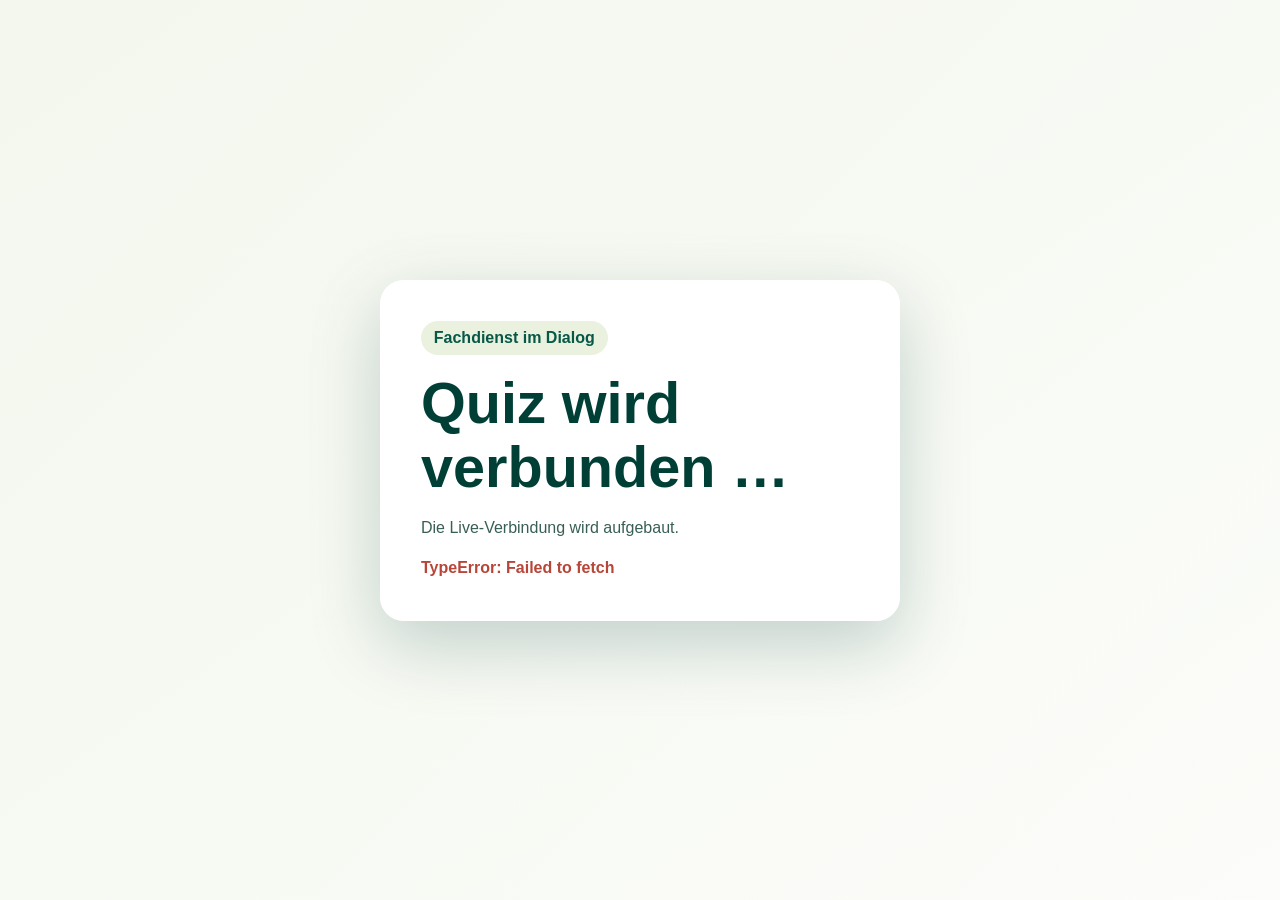
<file: index.html>
<!doctype html>
<html lang="de">
<head>
  <meta charset="utf-8">
  <meta name="viewport" content="width=device-width,initial-scale=1">
  <title>Fachdienst im Dialog – Mitspielen</title>
  <link rel="stylesheet" href="css/style.css">
</head>
<body class="app-page">
  <main class="mobile-screen" id="screen">
    <section class="app-card">
      <div id="loadingView">
        <span class="app-status">Fachdienst im Dialog</span>
        <h1>Quiz wird verbunden …</h1>
        <p>Die Live-Verbindung wird aufgebaut.</p>
      </div>

      <div id="joinView" class="hidden">
        <span class="app-status">Fachdienst im Dialog · 02.09.2026</span>
        <h1>Wie gut kenne ich meinen Fachdienst?</h1>
        <p id="joinHint">Gib einen Namen oder Spitznamen ein und spiele mit.</p>
        <input id="playerName" maxlength="24" autocomplete="nickname" placeholder="Name oder Spitzname">
        <button id="joinButton" type="button">Am Quiz teilnehmen</button>
      </div>

      <div id="waitingView" class="hidden">
        <span class="app-status" id="waitingStatus">Du bist dabei</span>
        <h2 id="waitingTitle">Bitte auf die nächste Frage warten.</h2>
        <p id="welcomeText"></p>
      </div>

      <div id="questionView" class="hidden">
        <span class="app-status" id="questionNumber"></span>
        <h2 id="questionText"></h2>
        <p class="question-hint" id="questionHint">Deine Schätzung:</p>
        <input id="guessInput" type="number" step="1" inputmode="numeric" placeholder="Deine Schätzung">
        <button id="submitGuess" type="button">Schätzung abgeben</button>
      </div>

      <div id="submittedView" class="hidden">
        <span class="app-status">Antwort gespeichert</span>
        <h2>Danke!</h2>
        <p>Bitte blicke wieder auf die Präsentationsfläche.</p>
      </div>

      <div id="solutionView" class="hidden">
        <span class="app-status">Auflösung</span>
        <p class="mobile-solution-label">Die richtige Antwort lautet</p>
        <h2 class="mobile-solution" id="mobileSolution"></h2>
        <p id="mobileExplanation"></p>
      </div>

      <div id="rankingView" class="hidden">
        <span class="app-status">Finale Rangliste</span>
        <h2>Das Ergebnis steht fest!</h2>
        <p class="own-rank" id="ownRank"></p>
        <ol class="mobile-ranking" id="mobileRanking"></ol>
      </div>

      <p class="app-message" id="appMessage" role="alert" aria-live="polite"></p>
    </section>
  </main>

  <script src="lib/xlsx.full.min.js"></script>
  <script src="lib/supabase.js"></script>
  <script src="js/config.js"></script>
  <script src="js/app.js"></script>
  <script src="js/live.js"></script>
  <script>
    (function () {
      "use strict";

      const SESSION_KEY = "fdQuizParticipant";
      const ANSWERED_KEY = "fdQuizAnsweredQuestions";
      const viewIds = ["loadingView", "joinView", "waitingView", "questionView", "submittedView", "solutionView", "rankingView"];
      const screen = document.getElementById("screen");
      const message = document.getElementById("appMessage");
      const joinButton = document.getElementById("joinButton");
      const submitButton = document.getElementById("submitGuess");
      let participant = null;
      let state = null;
      let renderedQuestion = null;
      let rankingLoaded = false;
      let rankingLoading = false;

      function show(id) {
        viewIds.forEach(view => document.getElementById(view).classList.toggle("hidden", view !== id));
      }

      function setMessage(value, isError = false) {
        message.textContent = value || "";
        message.classList.toggle("error", isError && Boolean(value));
      }

      function readJson(key, fallback) {
        try { return JSON.parse(localStorage.getItem(key)) || fallback; }
        catch (_) { return fallback; }
      }

      function answeredQuestions() {
        return readJson(ANSWERED_KEY, []);
      }

      function markAnswered(number) {
        const values = new Set(answeredQuestions());
        values.add(Number(number));
        localStorage.setItem(ANSWERED_KEY, JSON.stringify([...values]));
      }

      function hasAnswered(number) {
        return answeredQuestions().includes(Number(number));
      }

      function saveParticipant(value) {
        participant = value;
        localStorage.setItem(SESSION_KEY, JSON.stringify(value));
      }

      function clearParticipant() {
        participant = null;
        localStorage.removeItem(SESSION_KEY);
        localStorage.removeItem(ANSWERED_KEY);
      }

      function setWaiting(status, title, text) {
        document.getElementById("waitingStatus").textContent = status;
        document.getElementById("waitingTitle").textContent = title;
        document.getElementById("welcomeText").textContent = text || "";
        show("waitingView");
      }

      function renderQuestion(currentState, accepting) {
        const number = Number(currentState.current_question);
        if (renderedQuestion !== number) {
          renderedQuestion = number;
          document.getElementById("guessInput").value = "";
        }
        QuizUtils.setBackground(screen, currentState.background);
        document.getElementById("questionNumber").textContent = `Frage ${number} von ${currentState.question_count}`;
        document.getElementById("questionText").textContent = currentState.question_text || "Die nächste Frage wird vorbereitet.";
        document.getElementById("questionHint").textContent = accepting
          ? "Deine Schätzung:"
          : "Die Antwortzeit startet gleich.";
        document.getElementById("guessInput").disabled = !accepting;
        submitButton.disabled = !accepting;
        show("questionView");
      }

      async function renderRanking() {
        show("rankingView");
        if (rankingLoaded || rankingLoading) return;
        rankingLoading = true;
        try {
          const rows = await QuizLive.getRanking();
          const list = document.getElementById("mobileRanking");
          list.replaceChildren();
          rows.slice(0, 10).forEach(row => {
            const item = document.createElement("li");
            const name = document.createElement("span");
            const points = document.createElement("strong");
            name.textContent = `${row.place}. ${row.nickname}`;
            points.textContent = `${QuizUtils.formatNumber(row.total_points)} Punkte`;
            item.append(name, points);
            list.appendChild(item);
          });
          const own = participant ? rows.find(row => row.nickname === participant.nickname) : null;
          document.getElementById("ownRank").textContent = own
            ? `Dein Platz: ${own.place} · ${QuizUtils.formatNumber(own.total_points)} Punkte`
            : "Die besten zehn Platzierungen:";
          rankingLoaded = true;
        } catch (error) {
          setMessage(QuizUtils.errorMessage(error), true);
        } finally {
          rankingLoading = false;
        }
      }

      function render(currentState) {
        state = currentState;
        setMessage("");

        if (currentState.status === "ranking") {
          renderRanking();
          return;
        }

        if (!participant) {
          document.getElementById("joinButton").disabled = currentState.status === "setup";
          document.getElementById("joinHint").textContent = currentState.status === "setup"
            ? "Die Moderation bereitet das Quiz gerade vor. Gleich geht es los."
            : "Gib einen Namen oder Spitznamen ein und spiele mit.";
          show("joinView");
          return;
        }

        const name = participant.nickname;
        if (currentState.status === "setup") {
          setWaiting("Quiz wird vorbereitet", "Gleich geht es los.", `${name}, du wirst automatisch verbunden.`);
        } else if (currentState.status === "lobby") {
          setWaiting("Du bist dabei", "Bitte auf die erste Frage warten.", `Willkommen, ${name}!`);
        } else if (currentState.status === "question") {
          renderQuestion(currentState, false);
        } else if (currentState.status === "accepting") {
          const deadline = currentState.answer_deadline ? Date.parse(currentState.answer_deadline) : 0;
          if (hasAnswered(currentState.current_question)) {
            show("submittedView");
          } else if (deadline && Date.now() > deadline + 1500) {
            setWaiting("Zeit abgelaufen", "Diese Runde ist geschlossen.", "Bitte blicke wieder auf die Präsentationsfläche.");
          } else {
            renderQuestion(currentState, true);
          }
        } else if (currentState.status === "closed") {
          if (hasAnswered(currentState.current_question)) show("submittedView");
          else setWaiting("Antworten geschlossen", "Zeit für die Auflösung.", "Bitte blicke auf die Präsentationsfläche.");
        } else if (currentState.status === "solution") {
          document.getElementById("mobileSolution").textContent = `${QuizUtils.formatNumber(currentState.correct_answer)} ${currentState.unit || ""}`.trim();
          document.getElementById("mobileExplanation").textContent = currentState.explanation || "";
          show("solutionView");
        }
      }

      joinButton.addEventListener("click", async () => {
        const nickname = document.getElementById("playerName").value.trim();
        if (!nickname) return setMessage("Bitte gib einen Namen oder Spitznamen ein.", true);
        joinButton.disabled = true;
        setMessage("Teilnahme wird eingerichtet …");
        try {
          const rows = await QuizLive.join(nickname);
          if (!rows || !rows.length) throw new Error("Die Teilnahme konnte nicht angelegt werden.");
          const row = rows[0];
          saveParticipant({ id: row.participant_id, accessToken: row.access_token, nickname: row.nickname });
          setMessage("");
          render(state);
        } catch (error) {
          setMessage(QuizUtils.errorMessage(error), true);
        } finally {
          joinButton.disabled = state && state.status === "setup";
        }
      });

      document.getElementById("playerName").addEventListener("keydown", event => {
        if (event.key === "Enter") joinButton.click();
      });

      submitButton.addEventListener("click", async () => {
        const input = document.getElementById("guessInput");
        if (input.value === "" || !Number.isInteger(Number(input.value))) {
          return setMessage("Bitte gib eine ganze Zahl ein.", true);
        }
        submitButton.disabled = true;
        setMessage("Antwort wird gespeichert …");
        try {
          await QuizLive.submit(participant.id, participant.accessToken, Number(input.value));
          markAnswered(state.current_question);
          setMessage("");
          show("submittedView");
        } catch (error) {
          const text = QuizUtils.errorMessage(error);
          if (text.includes("bereits eine Antwort")) {
            markAnswered(state.current_question);
            setMessage("");
            show("submittedView");
          } else {
            setMessage(text, true);
            submitButton.disabled = false;
          }
        }
      });

      async function restoreParticipant() {
        const saved = readJson(SESSION_KEY, null);
        if (!saved || !saved.accessToken) return;
        try {
          const rows = await QuizLive.resume(saved.accessToken);
          if (rows && rows.length) {
            participant = { id: rows[0].participant_id, accessToken: saved.accessToken, nickname: rows[0].nickname };
            localStorage.setItem(SESSION_KEY, JSON.stringify(participant));
          } else {
            clearParticipant();
          }
        } catch (_) {
          clearParticipant();
        }
      }

      async function initialize() {
        try {
          await restoreParticipant();
          QuizLive.subscribeState(render, error => setMessage(QuizUtils.errorMessage(error), true));
        } catch (error) {
          QuizUtils.showLoadError(error, screen);
        }
      }

      initialize();
    })();
  </script>
</body>
</html>
</file>
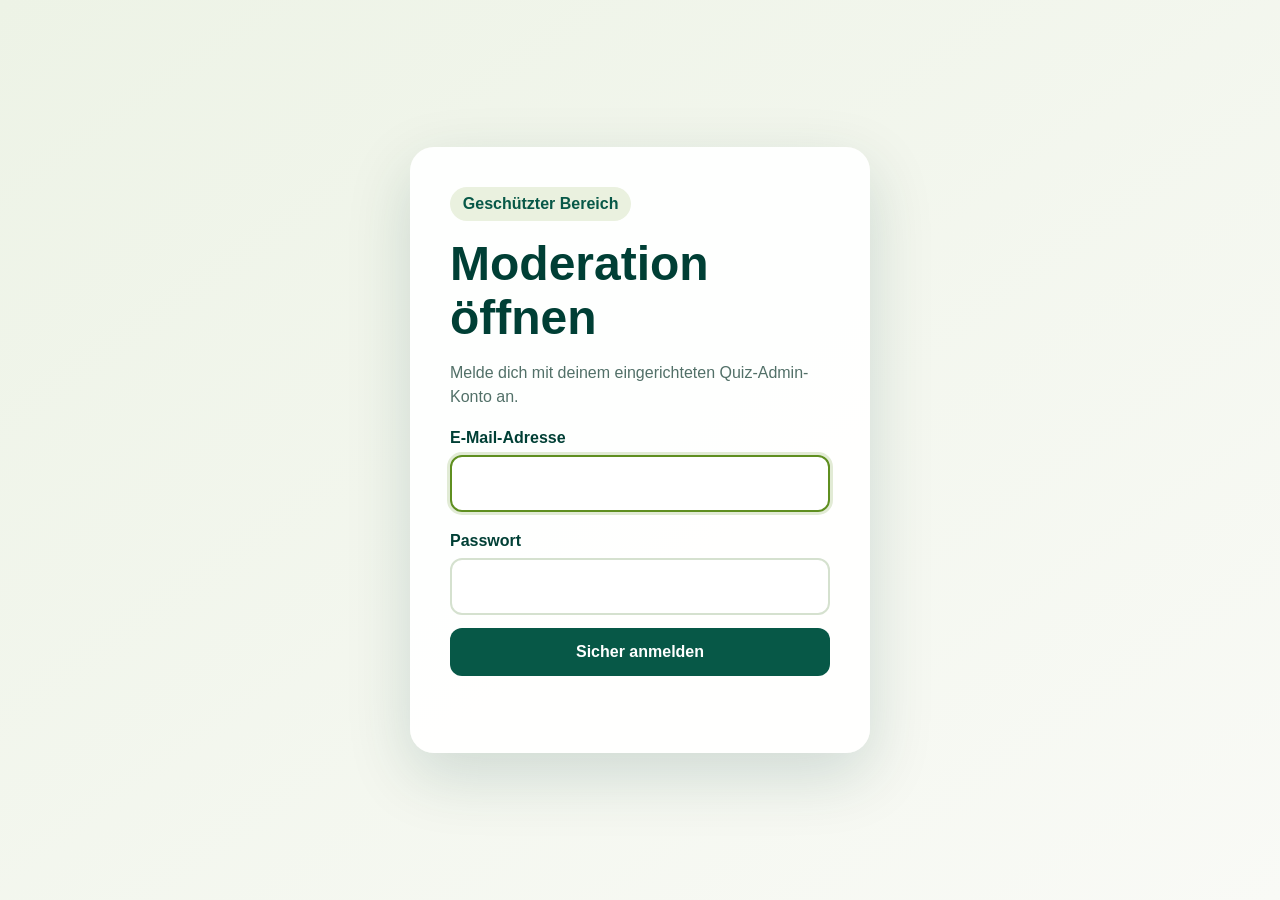
<file: admin.html>
<!doctype html>
<html lang="de">
<head>
  <meta charset="utf-8">
  <meta name="viewport" content="width=device-width,initial-scale=1">
  <title>Fachdienst im Dialog – Moderation</title>
  <link rel="stylesheet" href="css/style.css">
</head>
<body class="admin-page admin-locked">
  <main class="admin-gate" id="adminGate">
    <section class="admin-login-card" aria-labelledby="adminLoginTitle">
      <span class="app-status">Geschützter Bereich</span>
      <h1 id="adminLoginTitle">Moderation öffnen</h1>
      <p>Melde dich mit deinem eingerichteten Quiz-Admin-Konto an.</p>
      <form id="adminLoginForm">
        <label for="adminEmail">E-Mail-Adresse</label>
        <input id="adminEmail" type="email" autocomplete="username" required>
        <label for="adminPassword">Passwort</label>
        <input id="adminPassword" type="password" autocomplete="current-password" required>
        <button id="adminLoginButton" type="submit">Sicher anmelden</button>
      </form>
      <p class="admin-login-message" id="adminLoginMessage" role="alert" aria-live="polite"></p>
    </section>
  </main>

  <main class="admin-shell" id="adminShell" hidden>
    <section class="admin-card">
      <div class="admin-heading">
        <div>
          <span class="app-status">Moderationsansicht</span>
          <h1>Fachdienst Live-Quiz</h1>
        </div>
        <div class="admin-heading-actions">
          <span class="admin-account" id="adminAccount"></span>
          <span class="excel-status loading" id="excelStatus">Excel wird geprüft …</span>
          <button class="admin-logout" id="adminLogout" type="button">Abmelden</button>
        </div>
      </div>

      <div class="admin-metrics">
        <div><span>Teilnehmende</span><strong id="players">0</strong></div>
        <div><span>Antworten aktuelle Frage</span><strong id="answers">0</strong></div>
      </div>

      <div class="current-question">
        <small id="adminMeta">Live-Verbindung wird aufgebaut …</small>
        <h2 id="adminQuestion">Quizstatus wird geladen …</h2>
      </div>

      <div class="admin-actions">
        <button id="startQuiz">Quiz freigeben</button>
        <button id="showQuestion">Erste Frage anzeigen</button>
        <button id="startTimer" class="accent">Countdown starten</button>
        <button id="closeAnswers">Antworten schließen</button>
        <button id="showSolution">Auflösung anzeigen</button>
        <button id="nextQuestion">Nächste Frage</button>
        <button id="showRanking">Finale Rangliste</button>
        <button id="resetQuiz" class="secondary">Quiz zurücksetzen</button>
      </div>

      <p class="admin-note" id="adminNote" role="status" aria-live="polite">Nach der Anmeldung wird der aktuelle Live-Stand geladen.</p>
    </section>
  </main>

  <script src="lib/xlsx.full.min.js"></script>
  <script src="lib/supabase.js"></script>
  <script src="js/config.js"></script>
  <script src="js/app.js"></script>
  <script src="js/live.js"></script>
  <script>
    (function () {
      "use strict";

      const actionMap = {
        showQuestion: "show_question",
        startTimer: "start_timer",
        closeAnswers: "close_answers",
        showSolution: "show_solution",
        nextQuestion: "next_question",
        showRanking: "show_ranking"
      };
      const buttons = Object.fromEntries(
        ["startQuiz", "showQuestion", "startTimer", "closeAnswers", "showSolution", "nextQuestion", "showRanking", "resetQuiz"]
          .map(id => [id, document.getElementById(id)])
      );
      let questionsReady = false;
      let initialized = false;
      let state = null;
      let unsubscribe = null;
      let autoCloseId = null;

      function note(value, isError = false) {
        const element = document.getElementById("adminNote");
        element.textContent = value;
        element.classList.toggle("error", isError);
      }

      function setBusy(busy) {
        Object.values(buttons).forEach(button => button.disabled = busy || button.disabled);
        document.body.classList.toggle("admin-busy", busy);
      }

      function render(currentState) {
        state = currentState;
        document.getElementById("players").textContent = currentState.player_count || 0;
        document.getElementById("answers").textContent = currentState.answer_count || 0;

        const hasQuestion = Number(currentState.question_count) > 0;
        const meta = hasQuestion
          ? `Frage ${currentState.current_question} von ${currentState.question_count} · Status: ${currentState.status}`
          : "Noch keine Fragen an Supabase übertragen";
        document.getElementById("adminMeta").textContent = meta;
        document.getElementById("adminQuestion").textContent = currentState.question_text
          || (currentState.status === "lobby" ? "Teilnehmende können jetzt beitreten." : "Quiz ist bereit zur Einrichtung.");

        buttons.startQuiz.disabled = !questionsReady || currentState.status !== "setup";
        buttons.showQuestion.disabled = currentState.status !== "lobby";
        buttons.startTimer.disabled = currentState.status !== "question";
        buttons.closeAnswers.disabled = currentState.status !== "accepting";
        buttons.showSolution.disabled = currentState.status !== "closed";
        buttons.nextQuestion.disabled = currentState.status !== "solution" || currentState.current_question >= currentState.question_count;
        buttons.showRanking.disabled = currentState.status !== "solution" || currentState.current_question < currentState.question_count;
        buttons.resetQuiz.disabled = currentState.status === "setup" && Number(currentState.player_count) === 0;

        if (autoCloseId) window.clearTimeout(autoCloseId);
        autoCloseId = null;
        if (currentState.status === "accepting" && currentState.answer_deadline) {
          const delay = Math.max(0, Date.parse(currentState.answer_deadline) - Date.now() + 350);
          autoCloseId = window.setTimeout(async () => {
            try { await QuizLive.adminAction("close_answers"); }
            catch (error) { note(QuizUtils.errorMessage(error), true); }
          }, delay);
        }
      }

      async function runAction(action, successText) {
        if (!state) return;
        setBusy(true);
        note("Aktion wird übertragen …");
        try {
          await QuizLive.adminAction(action);
          render(await QuizLive.getState());
          note(successText);
        } catch (error) {
          note(QuizUtils.errorMessage(error), true);
        } finally {
          setBusy(false);
          if (state) render(state);
        }
      }

      buttons.startQuiz.addEventListener("click", async () => {
        setBusy(true);
        note("Excel-Fragen werden übertragen und das Quiz wird freigegeben …");
        try {
          const count = await QuizLive.syncQuestions(window.QUIZ_QUESTIONS);
          await QuizLive.adminAction("start_quiz");
          render(await QuizLive.getState());
          note(`${count} Fragen übertragen. Teilnehmende können jetzt beitreten.`);
        } catch (error) {
          note(QuizUtils.errorMessage(error), true);
        } finally {
          setBusy(false);
          if (state) render(state);
        }
      });

      Object.entries(actionMap).forEach(([id, action]) => {
        buttons[id].addEventListener("click", () => runAction(action, "Live-Ansichten wurden aktualisiert."));
      });

      buttons.resetQuiz.addEventListener("click", async () => {
        if (!confirm("Quiz wirklich zurücksetzen? Alle Teilnehmenden, Antworten und Punkte werden gelöscht.")) return;
        await runAction("reset_quiz", "Quiz zurückgesetzt. Für einen neuen Durchlauf bitte erneut freigeben.");
      });

      async function initializeAdmin() {
        if (initialized) return;
        initialized = true;
        const status = document.getElementById("excelStatus");
        try {
          await QuizUtils.loadQuestions();
          questionsReady = true;
          status.className = "excel-status ready";
          status.textContent = `${window.QUIZ_QUESTIONS.length} aktive Fragen geladen`;
          note("Live-Verbindung wird aufgebaut …");
          unsubscribe = QuizLive.subscribeState(render, error => note(QuizUtils.errorMessage(error), true));
        } catch (error) {
          status.className = "excel-status error";
          status.textContent = "Fehler in der Excel-Datei";
          note(QuizUtils.errorMessage(error), true);
          Object.values(buttons).forEach(button => button.disabled = true);
        }
      }

      window.addEventListener("quiz-admin-ready", initializeAdmin);
      window.addEventListener("beforeunload", () => {
        if (unsubscribe) unsubscribe();
        if (autoCloseId) window.clearTimeout(autoCloseId);
      });
    })();
  </script>
  <script src="js/admin-auth.js"></script>
</body>
</html>
</file>
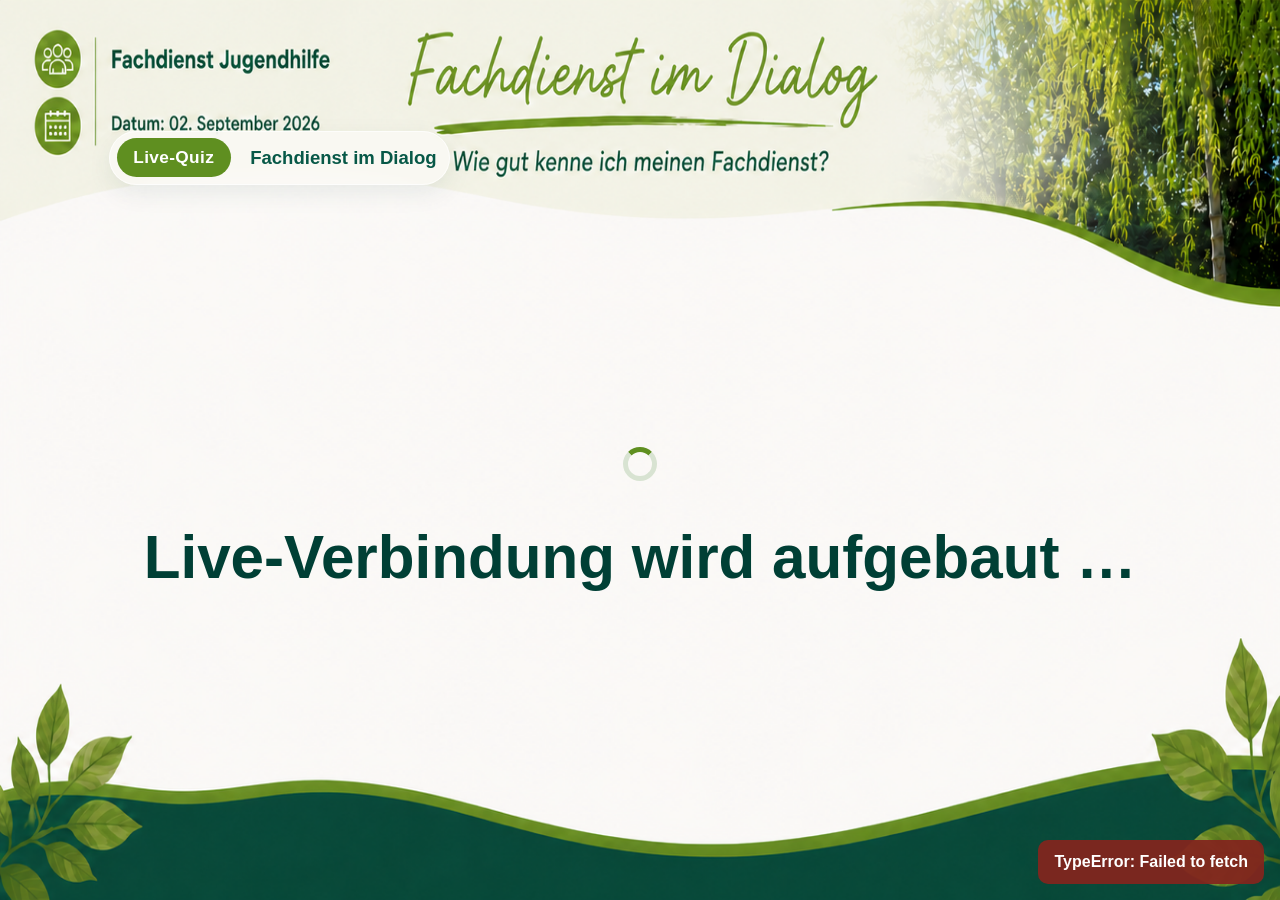
<file: presenter.html>
<!doctype html>
<html lang="de">
<head>
  <meta charset="utf-8">
  <meta name="viewport" content="width=device-width,initial-scale=1">
  <title>Fachdienst im Dialog – Quiz</title>
  <link rel="stylesheet" href="css/style.css">
</head>
<body class="presenter-page">
  <main class="quiz-stage" id="quizStage">
    <section class="quiz-content" aria-live="polite">
      <div class="question-meta" id="questionMeta">
        <span class="question-number" id="questionNumber">Live-Quiz</span>
        <span class="round-title" id="roundTitle">Fachdienst im Dialog</span>
      </div>

      <section id="loadingState" class="state-panel center-state">
        <span class="connection-dot"></span>
        <h1 class="state-title">Live-Verbindung wird aufgebaut …</h1>
      </section>

      <section id="lobbyState" class="state-panel center-state hidden">
        <p class="solution-label">Wie gut kenne ich meinen Fachdienst?</p>
        <h1 class="state-title">Willkommen zum Live-Quiz!</h1>
        <div class="lobby-count"><strong id="lobbyPlayers">0</strong><span>Teilnehmende sind dabei</span></div>
        <p class="instruction">Spitznamen eingeben – der Start erfolgt gleich.</p>
      </section>

      <section id="questionState" class="state-panel hidden">
        <h1 class="question-text" id="questionText"></h1>
        <p class="instruction" id="presenterInstruction">Schätzung jetzt auf dem Smartphone abgeben.</p>

        <div class="live-row">
          <div class="timer" id="timer" aria-label="Verbleibende Zeit">
            <span id="countdown">30</span><small>Sekunden</small>
          </div>
          <div class="answer-progress">
            <strong id="answerCount">0</strong>
            <span>Antworten eingegangen</span>
            <div class="progress-track"><div class="progress-fill" id="progressFill"></div></div>
          </div>
        </div>
      </section>

      <section id="closedState" class="state-panel center-state hidden">
        <div class="state-icon">✓</div>
        <h1 class="state-title">Antworten gespeichert</h1>
        <p class="instruction">Zeit für die Auflösung.</p>
      </section>

      <section id="solutionState" class="state-panel center-state hidden">
        <p class="solution-label">Die richtige Antwort lautet</p>
        <div class="solution-value"><strong id="solutionValue"></strong><span id="solutionUnit"></span></div>
        <p class="solution-explanation" id="solutionExplanation"></p>
      </section>

      <section id="rankingState" class="state-panel center-state hidden">
        <p class="solution-label">Finale Rangliste</p>
        <h1 class="ranking-title">Unsere Quiz-Champions</h1>
        <ol class="presenter-ranking" id="presenterRanking"></ol>
      </section>
    </section>

    <div class="connection-warning hidden" id="connectionWarning">Verbindung wird erneut aufgebaut …</div>
  </main>

  <script src="lib/supabase.js"></script>
  <script src="js/config.js"></script>
  <script src="js/app.js"></script>
  <script src="js/live.js"></script>
  <script>
    (function () {
      "use strict";

      const stage = document.getElementById("quizStage");
      const stateIds = ["loadingState", "lobbyState", "questionState", "closedState", "solutionState", "rankingState"];
      const warning = document.getElementById("connectionWarning");
      let currentState = null;
      let timerId = null;
      let rankingRevision = null;

      function show(id) {
        stateIds.forEach(stateId => document.getElementById(stateId).classList.toggle("hidden", stateId !== id));
      }

      function setMeta(state) {
        if (!state.question_count || ["setup", "lobby", "ranking"].includes(state.status)) {
          document.getElementById("questionNumber").textContent = "Live-Quiz";
          document.getElementById("roundTitle").textContent = "Fachdienst im Dialog";
          return;
        }
        document.getElementById("questionNumber").textContent = `Frage ${state.current_question} von ${state.question_count}`;
        document.getElementById("roundTitle").textContent = state.round_title || "Unser Fachdienst";
      }

      function updateProgress(state) {
        const answers = Number(state.answer_count || 0);
        const players = Math.max(1, Number(state.player_count || 0));
        document.getElementById("answerCount").textContent = answers;
        document.getElementById("progressFill").style.width = `${Math.min(100, answers / players * 100)}%`;
      }

      function stopTimer() {
        if (timerId) window.clearInterval(timerId);
        timerId = null;
      }

      function runTimer(state) {
        stopTimer();
        const timer = document.getElementById("timer");
        const countdown = document.getElementById("countdown");

        const tick = () => {
          const deadline = Date.parse(state.answer_deadline || "");
          const remaining = Number.isFinite(deadline)
            ? Math.max(0, Math.ceil((deadline - Date.now()) / 1000))
            : Number(state.duration_seconds || 30);
          countdown.textContent = remaining;
          timer.classList.toggle("ending", remaining <= 10);
          if (remaining <= 0) {
            stopTimer();
            show("closedState");
          }
        };

        tick();
        timerId = window.setInterval(tick, 250);
      }

      async function renderRanking(state) {
        show("rankingState");
        if (rankingRevision === state.revision) return;
        rankingRevision = state.revision;
        try {
          const rows = await QuizLive.getRanking();
          const list = document.getElementById("presenterRanking");
          list.replaceChildren();
          rows.slice(0, 5).forEach(row => {
            const item = document.createElement("li");
            const place = document.createElement("span");
            const name = document.createElement("strong");
            const points = document.createElement("em");
            place.textContent = row.place;
            name.textContent = row.nickname;
            points.textContent = `${QuizUtils.formatNumber(row.total_points)} Punkte`;
            item.append(place, name, points);
            list.appendChild(item);
          });
        } catch (error) {
          warning.textContent = QuizUtils.errorMessage(error);
          warning.classList.remove("hidden");
        }
      }

      function render(state) {
        currentState = state;
        warning.classList.add("hidden");
        setMeta(state);
        updateProgress(state);

        if (state.background && !["setup", "lobby", "ranking"].includes(state.status)) {
          QuizUtils.setBackground(stage, state.background, "assets/backgrounds/presenter-base.png");
        } else {
          QuizUtils.setBackground(stage, "assets/backgrounds/presenter-base.png");
        }

        if (state.status === "setup") {
          stopTimer();
          document.querySelector("#loadingState .state-title").textContent = "Das Quiz wird vorbereitet …";
          show("loadingState");
        } else if (state.status === "lobby") {
          stopTimer();
          document.getElementById("lobbyPlayers").textContent = state.player_count || 0;
          show("lobbyState");
        } else if (state.status === "question" || state.status === "accepting") {
          document.getElementById("questionText").textContent = state.question_text || "";
          document.getElementById("presenterInstruction").textContent = state.status === "accepting"
            ? "Schätzung jetzt auf dem Smartphone abgeben."
            : "Die Antwortzeit startet gleich.";
          if (state.status === "accepting") {
            runTimer(state);
          } else {
            stopTimer();
            document.getElementById("countdown").textContent = state.duration_seconds || 30;
            document.getElementById("timer").classList.remove("ending");
          }
          show("questionState");
        } else if (state.status === "closed") {
          stopTimer();
          show("closedState");
        } else if (state.status === "solution") {
          stopTimer();
          document.getElementById("solutionValue").textContent = QuizUtils.formatNumber(state.correct_answer);
          document.getElementById("solutionUnit").textContent = state.unit || "";
          document.getElementById("solutionExplanation").textContent = state.explanation || "";
          show("solutionState");
        } else if (state.status === "ranking") {
          stopTimer();
          renderRanking(state);
        }
      }

      QuizLive.subscribeState(render, error => {
        warning.textContent = QuizUtils.errorMessage(error);
        warning.classList.remove("hidden");
      });
    })();
  </script>
</body>
</html>
</file>
<file: css/style.css>
:root {
  --forest: #075847;
  --forest-deep: #003f35;
  --leaf: #5f8f20;
  --leaf-light: #8cac3c;
  --cream: #fbfaf5;
  --ink: #173f36;
  --gold: #d9a72e;
  --danger: #b74538;
}

* { box-sizing: border-box; }
html, body { width: 100%; min-height: 100%; margin: 0; }
body { font-family: "Segoe UI", Arial, Helvetica, sans-serif; color: var(--ink); }
button { font: inherit; }
.hidden { display: none !important; }

.presenter-page {
  overflow: hidden;
  background: #eef2e5;
}

.quiz-stage {
  width: 100vw;
  height: 100vh;
  min-height: 56.25vw;
  position: relative;
  overflow: hidden;
  background: url("../assets/backgrounds/presenter-base.png") center / 100% 100% no-repeat;
}

.quiz-content {
  position: absolute;
  inset: 14.5% 8.5% 6.5% 8.5%;
  display: flex;
  flex-direction: column;
}

.question-meta {
  display: flex;
  align-items: center;
  gap: 1.2rem;
  width: fit-content;
  min-height: 3rem;
  margin-bottom: 1.4vh;
  padding: .42rem .75rem .42rem .42rem;
  border: 1px solid rgba(255,255,255,.68);
  border-radius: 999px;
  background: rgba(251,250,245,.84);
  box-shadow: 0 8px 24px rgba(0,63,53,.08);
  -webkit-backdrop-filter: blur(4px);
  backdrop-filter: blur(4px);
}

.question-number {
  padding: .55rem 1.05rem;
  border-radius: 999px;
  background: var(--leaf);
  color: white;
  font-size: clamp(.95rem, 1.35vw, 1.6rem);
  font-weight: 750;
  letter-spacing: .02em;
}

.round-title {
  font-size: clamp(1rem, 1.45vw, 1.75rem);
  color: var(--forest);
  font-weight: 650;
}

.state-panel {
  flex: 1;
  display: flex;
  flex-direction: column;
  justify-content: center;
  min-height: 0;
  position: relative;
  isolation: isolate;
  animation: reveal .36s ease both;
}

/*
 * Ruhige Leseflaechen fuer die wechselnden Motivbilder. Die Motive bleiben
 * rundherum sichtbar; nur der Bereich direkt hinter den Inhalten wird beruhigt.
 */
#questionState::before,
#closedState::before,
#solutionState::before {
  content: "";
  position: absolute;
  z-index: -1;
  pointer-events: none;
  border: 1px solid rgba(255,255,255,.72);
  box-shadow: 0 18px 52px rgba(0,63,53,.12);
  -webkit-backdrop-filter: blur(3px);
  backdrop-filter: blur(3px);
}

#questionState::before {
  inset: -.8rem 12% -.8rem -1.4rem;
  border-radius: 26px;
  background: linear-gradient(
    90deg,
    rgba(251,250,245,.94) 0%,
    rgba(251,250,245,.88) 64%,
    rgba(251,250,245,.60) 84%,
    rgba(251,250,245,.12) 100%
  );
}

#closedState::before,
#solutionState::before {
  inset: 1% 8%;
  border-radius: 30px;
  background: rgba(251,250,245,.88);
}

.question-text {
  max-width: 72%;
  margin: 0;
  color: var(--forest-deep);
  font-size: clamp(2rem, 3.25vw, 4.4rem);
  line-height: 1.1;
  letter-spacing: -.025em;
  text-shadow: 0 1px 0 rgba(255,255,255,.95);
  text-wrap: balance;
}

.instruction {
  margin: 1.4vh 0 0;
  font-size: clamp(1.1rem, 1.55vw, 1.85rem);
  color: #365d53;
  font-weight: 650;
}

.live-row {
  display: block;
  margin-top: clamp(1rem, 2.4vh, 2.2rem);
  padding-top: 0;
}

.timer {
  position: absolute;
  right: 0;
  top: 51%;
  transform: translateY(-50%);
  width: clamp(116px, 10vw, 180px);
  aspect-ratio: 1;
  flex: 0 0 auto;
  border: clamp(7px, .65vw, 12px) solid var(--leaf-light);
  border-radius: 50%;
  display: grid;
  place-content: center;
  text-align: center;
  background: rgba(255,255,255,.96);
  box-shadow: 0 14px 36px rgba(9,83,67,.18);
  -webkit-backdrop-filter: blur(5px);
  backdrop-filter: blur(5px);
  transition: border-color .25s, transform .25s;
}

.timer span {
  display: block;
  font-size: clamp(3rem, 4.8vw, 6.4rem);
  line-height: .84;
  color: var(--forest);
  font-weight: 800;
}

.timer small {
  display: block;
  margin-top: .55rem;
  color: #607970;
  font-size: clamp(.75rem, .9vw, 1.05rem);
  font-weight: 650;
}

.timer.ending {
  border-color: var(--danger);
  transform: translateY(-50%) scale(1.03);
}
.timer.ending span { color: var(--danger); }

.answer-progress {
  max-width: min(680px, 62%);
  padding: clamp(.8rem, 1.25vw, 1.2rem) clamp(1rem, 1.6vw, 1.5rem);
  border: 1px solid rgba(255,255,255,.72);
  border-radius: 18px;
  background: rgba(255,255,255,.82);
  box-shadow: 0 10px 30px rgba(0,63,53,.10);
  -webkit-backdrop-filter: blur(4px);
  backdrop-filter: blur(4px);
}
.answer-progress strong {
  display: block;
  color: var(--forest);
  font-size: clamp(2.5rem, 4vw, 5.2rem);
  line-height: 1;
}
.answer-progress span {
  display: block;
  margin-top: .35rem;
  font-size: clamp(1rem, 1.35vw, 1.55rem);
  color: #527068;
}
.progress-track {
  height: 12px;
  margin-top: 1.15rem;
  overflow: hidden;
  border-radius: 99px;
  background: #dfe8dc;
}
.progress-fill {
  width: 0;
  height: 100%;
  border-radius: inherit;
  background: linear-gradient(90deg, var(--forest), var(--leaf-light));
  transition: width .5s ease;
}

.center-state { align-items: center; text-align: center; }
.state-icon {
  width: clamp(90px, 8vw, 140px);
  aspect-ratio: 1;
  display: grid;
  place-items: center;
  border-radius: 50%;
  background: var(--leaf);
  color: white;
  font-size: clamp(3rem, 5vw, 6rem);
  box-shadow: 0 18px 45px rgba(62,111,25,.22);
}
.state-title {
  margin: 2.5vh 0 0;
  color: var(--forest-deep);
  font-size: clamp(2.7rem, 4.7vw, 6.4rem);
}
.solution-label {
  margin: 0;
  color: #3e6259;
  font-size: clamp(1.2rem, 1.7vw, 2rem);
  font-weight: 650;
}
.solution-value {
  margin: 1vh 0;
  color: var(--forest);
  line-height: 1;
}
.solution-value strong { font-size: clamp(5rem, 10vw, 13rem); letter-spacing: -.06em; }
.solution-value span { margin-left: 1rem; font-size: clamp(2rem, 3.7vw, 4.8rem); font-weight: 700; }
.solution-explanation {
  max-width: 1050px;
  margin: 1.5vh auto 0;
  padding: .7rem 1.1rem;
  border-radius: 14px;
  background: rgba(255,255,255,.68);
  font-size: clamp(1.2rem, 1.8vw, 2.2rem);
  line-height: 1.4;
  color: #31594f;
  font-weight: 600;
  text-wrap: balance;
}

.preview-controls {
  position: fixed;
  right: 1rem;
  bottom: 1rem;
  z-index: 5;
  display: flex;
  gap: .4rem;
  padding: .45rem;
  border-radius: .8rem;
  background: rgba(0,54,44,.9);
  opacity: .17;
  transition: opacity .2s;
}
.preview-controls:hover, .preview-controls:focus-within { opacity: 1; }
.preview-controls button {
  border: 0;
  border-radius: .5rem;
  padding: .55rem .75rem;
  background: rgba(255,255,255,.13);
  color: white;
  cursor: pointer;
}
.preview-controls button:hover { background: var(--leaf); }

.connection-dot {
  width: 34px;
  height: 34px;
  margin-bottom: 1.2rem;
  border: 5px solid #d8e3d2;
  border-top-color: var(--leaf);
  border-radius: 50%;
  animation: spin .9s linear infinite;
}

.lobby-count {
  display: flex;
  align-items: baseline;
  gap: 1.1rem;
  margin-top: 3vh;
  color: var(--forest);
}
.lobby-count strong { font-size: clamp(5rem, 9vw, 11rem); line-height: .9; }
.lobby-count span { max-width: 210px; text-align: left; font-size: clamp(1.2rem, 1.7vw, 2rem); font-weight: 700; }

.ranking-title {
  margin: .5vh 0 1.8vh;
  color: var(--forest-deep);
  font-size: clamp(2.4rem, 4vw, 5rem);
}
.presenter-ranking {
  width: min(900px, 90%);
  margin: 0;
  padding: 0;
  list-style: none;
  display: grid;
  gap: clamp(.45rem, 1vh, .9rem);
}
.presenter-ranking li {
  display: grid;
  grid-template-columns: 70px 1fr auto;
  align-items: center;
  gap: 1rem;
  padding: clamp(.65rem, 1.15vh, 1rem) clamp(1rem, 1.8vw, 1.8rem);
  border-radius: 14px;
  background: rgba(255,255,255,.88);
  box-shadow: 0 8px 22px rgba(0,63,53,.09);
  text-align: left;
}
.presenter-ranking li:nth-child(1) { background: #fff3c9; transform: scale(1.025); }
.presenter-ranking li > span { color: var(--gold); font-size: clamp(1.5rem, 2.2vw, 2.7rem); font-weight: 850; }
.presenter-ranking li > strong { color: var(--forest-deep); font-size: clamp(1.25rem, 1.85vw, 2.25rem); }
.presenter-ranking li > em { color: var(--forest); font-size: clamp(1rem, 1.35vw, 1.6rem); font-style: normal; font-weight: 750; }

.connection-warning {
  position: fixed;
  right: 1rem;
  bottom: 1rem;
  z-index: 10;
  max-width: 430px;
  padding: .8rem 1rem;
  border-radius: 10px;
  background: rgba(130,38,30,.94);
  color: white;
  font-weight: 700;
}

@keyframes spin { to { transform: rotate(360deg); } }

@keyframes reveal {
  from { opacity: 0; transform: translateY(10px); }
  to { opacity: 1; transform: translateY(0); }
}

@media (max-aspect-ratio: 4/3) {
  .quiz-stage { background-size: cover; }
  .quiz-content { inset: 13% 6% 7% 6%; }
}

@media print {
  .preview-controls { display: none; }
}

/* Teilnehmer- und Moderationsansicht */
.app-page, .admin-page {
  min-height: 100%;
  background: linear-gradient(145deg, #edf3e6, #f9faf6);
}

.mobile-screen {
  min-height: 100vh;
  display: grid;
  place-items: center;
  padding: 1.25rem;
  background-position: center;
  background-size: cover;
  position: relative;
}

.mobile-screen::before {
  content: "";
  position: absolute;
  inset: 0;
  background: linear-gradient(135deg, rgba(246,249,241,.72), rgba(255,255,255,.48));
}

.app-card {
  position: relative;
  z-index: 1;
  width: min(520px, 100%);
  padding: clamp(1.4rem, 5vw, 2.5rem);
  border: 1px solid rgba(255,255,255,.82);
  border-radius: 24px;
  background: rgba(255,255,255,.97);
  box-shadow: 0 24px 70px rgba(0,63,53,.22);
  -webkit-backdrop-filter: blur(8px);
  backdrop-filter: blur(8px);
}

.app-card h1, .app-card h2 {
  margin: 1rem 0 .65rem;
  color: var(--forest-deep);
  line-height: 1.12;
}
.app-card h1 { font-size: clamp(2rem, 9vw, 3.6rem); }
.app-card h2 { font-size: clamp(1.7rem, 7vw, 2.7rem); }
.app-card p { color: #385f55; line-height: 1.5; }
.app-status {
  display: inline-block;
  padding: .5rem .8rem;
  border-radius: 999px;
  color: var(--forest);
  background: #eaf1df;
  font-weight: 750;
}
.app-card input {
  width: 100%;
  margin-top: .7rem;
  padding: 1rem;
  border: 2px solid #d5e1cf;
  border-radius: 12px;
  color: var(--ink);
  background: white;
  font: inherit;
  font-size: 1.08rem;
}
.app-card input:focus { outline: 3px solid rgba(95,143,32,.18); border-color: var(--leaf); }
.app-card button, .admin-actions button {
  border: 0;
  border-radius: 12px;
  padding: .95rem 1rem;
  background: var(--forest);
  color: white;
  font-weight: 750;
  cursor: pointer;
}
.app-card button { width: 100%; margin-top: .8rem; font-size: 1.08rem; }
.app-card button:disabled { opacity: .5; cursor: not-allowed; }
.question-hint { margin-bottom: 0; font-weight: 700; }
.app-message { min-height: 1.4rem; margin: .75rem 0 0 !important; color: #607970 !important; font-weight: 650; }
.app-message.error { color: var(--danger) !important; }
.mobile-solution-label { margin: 1.25rem 0 0 !important; font-weight: 700; }
.mobile-solution { color: var(--forest) !important; font-size: clamp(2.5rem, 11vw, 4.5rem) !important; }
.own-rank {
  padding: .9rem 1rem;
  border-radius: 12px;
  background: #eaf1df;
  color: var(--forest) !important;
  font-weight: 800;
}
.mobile-ranking { margin: 1rem 0 0; padding: 0; list-style: none; display: grid; gap: .55rem; }
.mobile-ranking li {
  display: flex;
  justify-content: space-between;
  gap: 1rem;
  padding: .75rem .85rem;
  border-radius: 10px;
  background: #f3f7ed;
}
.mobile-ranking li:first-child { background: #fff3c9; }
.mobile-ranking span { color: var(--forest-deep); font-weight: 700; }
.mobile-ranking strong { color: var(--forest); white-space: nowrap; }

.admin-shell { min-height: 100vh; padding: 2rem; }
.admin-locked .admin-shell { display: none; }
.admin-unlocked .admin-gate { display: none; }
.admin-gate {
  min-height: 100vh;
  display: grid;
  place-items: center;
  padding: 1.25rem;
}
.admin-login-card {
  width: min(460px, 100%);
  padding: clamp(1.5rem, 5vw, 2.5rem);
  border-radius: 24px;
  background: rgba(255,255,255,.96);
  box-shadow: 0 22px 65px rgba(0,63,53,.16);
}
.admin-login-card h1 {
  margin: 1rem 0 .65rem;
  color: var(--forest-deep);
  font-size: clamp(2rem, 7vw, 3rem);
  line-height: 1.12;
}
.admin-login-card p { color: #527068; line-height: 1.5; }
.admin-login-card label {
  display: block;
  margin-top: 1.25rem;
  color: var(--forest-deep);
  font-weight: 700;
}
.admin-login-card input {
  width: 100%;
  margin-top: .5rem;
  padding: 1rem;
  border: 2px solid #d5e1cf;
  border-radius: 12px;
  color: var(--ink);
  background: white;
  font: inherit;
  font-size: 1.08rem;
}
.admin-login-card input:focus {
  outline: 3px solid rgba(95,143,32,.18);
  border-color: var(--leaf);
}
.admin-login-card button {
  width: 100%;
  margin-top: .8rem;
  border: 0;
  border-radius: 12px;
  padding: .95rem 1rem;
  background: var(--forest);
  color: white;
  font: inherit;
  font-weight: 750;
  cursor: pointer;
}
.admin-login-card button:disabled { opacity: .55; cursor: wait; }
.admin-login-message { min-height: 1.5rem; margin: .8rem 0 0; color: var(--danger) !important; font-weight: 650; }
.admin-login-message.success { color: var(--forest) !important; }
.admin-card {
  width: min(1100px, 100%);
  margin: 0 auto;
  padding: 2rem;
  border-radius: 24px;
  background: white;
  box-shadow: 0 20px 60px rgba(0,63,53,.12);
}
.admin-heading { display: flex; justify-content: space-between; gap: 1.5rem; align-items: flex-start; }
.admin-heading-actions { display: flex; align-items: center; gap: .65rem; flex-wrap: wrap; justify-content: flex-end; }
.admin-account { color: #607970; font-size: .88rem; }
.admin-logout {
  border: 1px solid #cbd8c5;
  border-radius: 10px;
  padding: .65rem .9rem;
  background: white;
  color: var(--forest);
  font: inherit;
  font-weight: 700;
  cursor: pointer;
}
.admin-heading h1 { margin: .75rem 0 0; color: var(--forest-deep); font-size: 2.4rem; }
.excel-status { padding: .65rem .9rem; border-radius: 10px; font-weight: 700; }
.excel-status.loading { color: #6b5a2b; background: #f7f1df; }
.excel-status.ready { color: #315f20; background: #e8f3df; }
.excel-status.error { color: #8f3028; background: #f8e3df; }
.admin-metrics { display: grid; grid-template-columns: 1fr 1fr; gap: 1rem; margin-top: 2rem; }
.admin-metrics div { padding: 1.25rem; border-radius: 16px; background: #f3f7ed; }
.admin-metrics span { display: block; color: #607970; }
.admin-metrics strong { display: block; margin-top: .25rem; color: var(--forest); font-size: 2.5rem; }
.current-question { margin: 1.5rem 0; padding: 1.4rem; border-left: 6px solid var(--leaf); background: #fbfcf8; }
.current-question small { color: #607970; font-weight: 700; }
.current-question h2 { margin: .45rem 0 0; color: var(--forest-deep); }
.admin-actions { display: grid; grid-template-columns: repeat(2, 1fr); gap: .65rem; }
.admin-actions button.accent { background: #d9a72e; color: #263b14; }
.admin-actions button.secondary { background: #e1e9dc; color: var(--ink); }
.admin-actions button:disabled { opacity: .45; cursor: not-allowed; }
.admin-note { margin: 1.25rem 0 0; color: #72847d; font-size: .92rem; }
.admin-note.error { color: var(--danger); font-weight: 700; }
.admin-busy .admin-actions { opacity: .72; }

.load-error {
  position: absolute;
  z-index: 20;
  inset: 50% auto auto 50%;
  width: min(620px, calc(100% - 2rem));
  transform: translate(-50%, -50%);
  padding: 1.5rem;
  border: 2px solid #cf6b60;
  border-radius: 16px;
  background: #fff7f5;
  color: #7c2c25;
  box-shadow: 0 20px 50px rgba(75,20,15,.16);
  text-align: left;
}
.load-error strong, .load-error span, .load-error small { display: block; }
.load-error strong { font-size: 1.25rem; }
.load-error span { margin-top: .6rem; }
.load-error small { margin-top: .75rem; color: #84534e; }

@media (max-width: 720px) {
  .admin-shell { padding: .75rem; }
  .admin-card { padding: 1.2rem; border-radius: 18px; }
  .admin-heading { flex-direction: column; }
  .admin-heading-actions { justify-content: flex-start; }
  .admin-heading { display: block; }
  .excel-status { display: inline-block; margin-top: 1rem; }
  .admin-metrics, .admin-actions { grid-template-columns: 1fr; }
  .presenter-ranking li { grid-template-columns: 48px 1fr; }
  .presenter-ranking li > em { grid-column: 2; }
}
</file>
